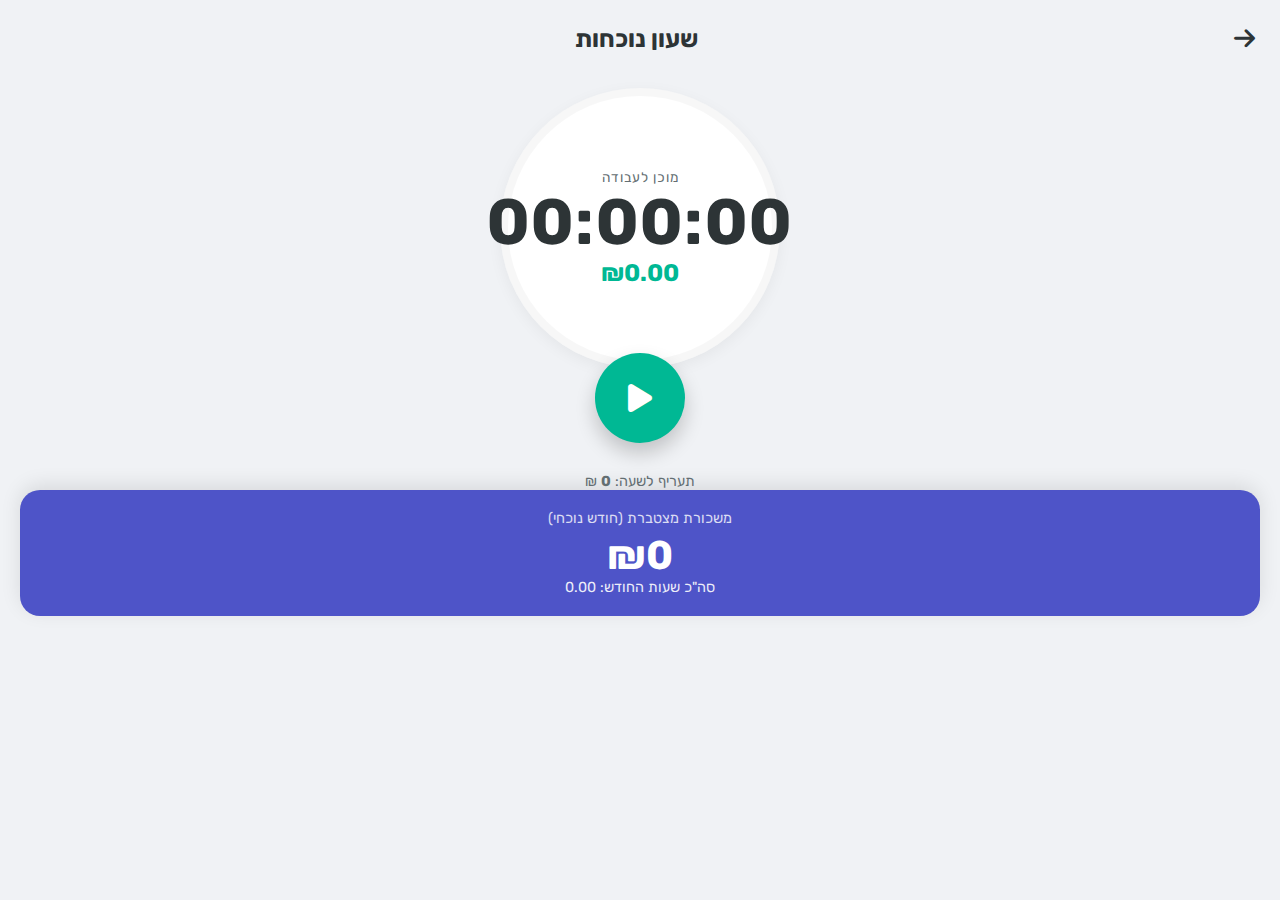
<file: clock.html>
<!DOCTYPE html>
<html lang="he" dir="rtl">
<head>
    <meta charset="UTF-8">
    <meta name="viewport" content="width=device-width, initial-scale=1.0, maximum-scale=1.0, user-scalable=no, viewport-fit=cover">
    <title>שעון נוכחות</title>
    <link rel="stylesheet" href="style.css"> <link rel="stylesheet" href="https://cdnjs.cloudflare.com/ajax/libs/font-awesome/6.4.0/css/all.min.css">
    <link href="https://fonts.googleapis.com/css2?family=Rubik:wght@300;400;500;700&display=swap" rel="stylesheet">
    
    <style>
        /* התאמות ספציפיות לשעון */
        body { padding: 20px; padding-bottom: 100px; display: flex; flex-direction: column; min-height: 100vh; }
        
        .clock-header { display: flex; align-items: center; justify-content: space-between; margin-bottom: 30px; }
        .back-btn { background: none; border: none; font-size: 1.5rem; color: var(--text-main); cursor: pointer; padding: 5px; }

        /* השעון הגדול */
        .timer-display-container {
            width: 280px; height: 280px; border-radius: 50%;
            background: var(--card-bg); margin: 0 auto 30px auto;
            display: flex; flex-direction: column; justify-content: center; align-items: center;
            box-shadow: var(--shadow); border: 8px solid rgba(0,0,0,0.03);
            transition: all 0.3s ease; position: relative;
        }
        .timer-display-container.running { border-color: var(--success); box-shadow: 0 0 25px rgba(0, 184, 148, 0.3); }

        .timer-val { font-size: 4rem; font-weight: 700; letter-spacing: 2px; font-variant-numeric: tabular-nums; line-height: 1; color: var(--text-main); }
        .timer-live-money { font-size: 1.5rem; color: var(--success); font-weight: bold; margin-top: 5px; direction: ltr; }
        .timer-status { text-transform: uppercase; font-size: 0.85rem; color: var(--text-sec); letter-spacing: 1px; margin-bottom: 5px; }

        /* כפתור הפעלה ראשי */
        .main-action-btn {
            width: 90px; height: 90px; border-radius: 50%; border: none;
            font-size: 2rem; color: white; cursor: pointer;
            box-shadow: 0 10px 20px rgba(0,0,0,0.2);
            display: flex; align-items: center; justify-content: center;
            margin: -45px auto 30px auto; /* עולה על השעון */
            position: relative; z-index: 10;
            transition: transform 0.1s;
        }
        .main-action-btn:active { transform: scale(0.95); }
        .btn-start { background: var(--success); }
        .btn-stop { background: var(--danger); }

        /* כרטיס סיכום תחתון */
        .summary-card {
            background: var(--primary); color: white;
            border-radius: 20px; padding: 20px;
            margin-top: auto; /* דוחף למטה */
            box-shadow: 0 -5px 20px rgba(0,0,0,0.1);
            text-align: center;
        }
        .summary-title { font-size: 0.9rem; opacity: 0.8; margin-bottom: 5px; }
        .summary-amount { font-size: 2.5rem; font-weight: bold; direction: ltr; }
        .summary-hours { font-size: 0.9rem; opacity: 0.9; }

        /* Modal Styles override */
        .shift-type-select { width: 100%; padding: 15px; border-radius: 12px; background: rgba(0,0,0,0.05); border: 1px solid rgba(0,0,0,0.1); font-size: 1.1rem; margin: 15px 0; color: var(--text-main); }
    </style>
</head>
<body class="page active"> <div class="clock-header">
        <button class="back-btn" onclick="window.location.href='index.html'"><i class="fas fa-arrow-right"></i></button>
        <h2 style="margin:0;">שעון נוכחות</h2>
        <div style="width: 24px;"></div>
    </div>

    <div class="timer-display-container" id="clock-circle">
        <div class="timer-status" id="status-text">מוכן לעבודה</div>
        <div class="timer-val" id="display-time">00:00:00</div>
        <div class="timer-live-money" id="display-money">₪0.00</div>
    </div>

    <button id="action-btn" class="main-action-btn btn-start" onclick="toggleClock()">
        <i class="fas fa-play"></i>
    </button>

    <div style="text-align:center; color:var(--text-sec); font-size:0.9rem;">
        תעריף לשעה: <span id="rate-lbl" style="font-weight:bold;">0</span> ₪
    </div>

    <div class="summary-card">
        <div class="summary-title">משכורת מצטברת (חודש נוכחי)</div>
        <div class="summary-amount" id="total-month-money">₪0.00</div>
        <div class="summary-hours" id="total-month-hours">סה"כ שעות: 0</div>
    </div>

    <div id="end-shift-modal" class="modal-overlay">
        <div class="modal-card">
            <h3>סיום משמרת</h3>
            <p style="color:var(--text-sec); margin-bottom:10px;">סיימת לעבוד! איך נחשב את המשמרת?</p>
            
            <div style="text-align:right; margin-bottom:5px; font-size:0.9rem;">סוג משמרת:</div>
            <select id="shift-type-select" class="shift-type-select"></select>
            
            <div style="background:rgba(0,184,148,0.1); padding:15px; border-radius:10px; margin-bottom:20px;">
                <div style="display:flex; justify-content:space-between; margin-bottom:5px;">
                    <span>זמן כולל:</span>
                    <span id="modal-time" style="font-weight:bold">00:00</span>
                </div>
                <div style="display:flex; justify-content:space-between; font-size:1.2rem; font-weight:bold; color:var(--success);">
                    <span>שכר משוער:</span>
                    <span id="modal-money">₪0.00</span>
                </div>
            </div>

            <button class="btn-primary" onclick="saveShift()" style="margin-bottom:10px;">שמור משמרת</button>
            <button class="btn-primary" onclick="discardShift()" style="background:transparent; color:var(--text-sec); border:1px solid rgba(0,0,0,0.1);">ביטול (לא לשמור)</button>
        </div>
    </div>

    <script>
        // === משתנים ===
        let timerInterval;
        let startTime = 0;
        let hourlyRate = 0;
        let categories = [];
        let shiftHistory = JSON.parse(localStorage.getItem('neto_shift_history')) || [];

        // === אתחול ===
        document.addEventListener('DOMContentLoaded', () => {
            // 1. טעינת הגדרות (ערכת נושא)
            const appSettings = JSON.parse(localStorage.getItem('budgetUltimateDataV23'))?.settings;
            if(appSettings?.theme) document.body.className = `page active theme-${appSettings.theme}`;
            if(localStorage.getItem('darkMode') === 'true') document.body.classList.add('dark-mode');

            // 2. טעינת שכר וקטגוריות מהאפליקציה הראשית
            try {
                const sscCfg = JSON.parse(localStorage.getItem('ssc:cfg'));
                if(sscCfg && sscCfg.hourly) hourlyRate = parseFloat(sscCfg.hourly);
                
                const sharedCats = JSON.parse(localStorage.getItem('ssc:shared_categories'));
                if(sharedCats) categories = sharedCats;
                else categories = [{id:'def', name:'רגיל', slices:[{p:100, h:99}]}]; // ברירת מחדל
            } catch(e) {}

            document.getElementById('rate-lbl').innerText = hourlyRate;
            updateTotalSummary();

            // 3. בדיקת מצב קיים
            const savedStart = localStorage.getItem('neto_active_shift_start');
            if(savedStart) {
                startTime = parseInt(savedStart);
                startUI();
            }
        });

        // === לוגיקה ===
        function toggleClock() {
            if(startTime > 0) {
                // עצירה -> פתיחת מודל
                prepareEndModal();
            } else {
                // התחלה
                if(hourlyRate === 0 && !confirm("לא הוגדר שכר לשעה. להמשיך?")) return;
                startTime = Date.now();
                localStorage.setItem('neto_active_shift_start', startTime);
                startUI();
            }
        }

        function startUI() {
            const btn = document.getElementById('action-btn');
            btn.classList.remove('btn-start'); btn.classList.add('btn-stop');
            btn.innerHTML = '<i class="fas fa-stop"></i>';
            
            document.getElementById('clock-circle').classList.add('running');
            document.getElementById('status-text').innerText = "משמרת פעילה";
            
            clearInterval(timerInterval);
            timerInterval = setInterval(updateTick, 1000);
            updateTick(); // עדכון מיידי
        }

        function updateTick() {
            const now = Date.now();
            const diff = now - startTime;
            
            // המרה לשעות:דקות:שניות
            const h = Math.floor(diff / 3600000);
            const m = Math.floor((diff % 3600000) / 60000);
            const s = Math.floor((diff % 60000) / 1000);
            
            document.getElementById('display-time').innerText = 
                `${h.toString().padStart(2,'0')}:${m.toString().padStart(2,'0')}:${s.toString().padStart(2,'0')}`;
            
            // חישוב כסף חי (לפי 100% שכר בסיס בינתיים)
            const earned = (diff / 3600000) * hourlyRate;
            document.getElementById('display-money').innerText = "₪" + earned.toFixed(2);
        }

        // === סיום משמרת ===
        function prepareEndModal() {
            const select = document.getElementById('shift-type-select');
            select.innerHTML = categories.map(c => `<option value="${c.id}">${c.name}</option>`).join('');
            
            // הצגת נתונים ראשוניים במודל
            const now = Date.now();
            const hours = (now - startTime) / 3600000;
            
            // חישוב ראשוני (ברירת מחדל לקטגוריה הראשונה)
            const estimatedPay = calcPay(hours, categories[0]);
            
            document.getElementById('modal-time').innerText = formatTime(now - startTime);
            document.getElementById('modal-money').innerText = "₪" + estimatedPay.toFixed(2);
            
            // האזנה לשינוי סוג משמרת לעדכון המחיר
            select.onchange = () => {
                const cat = categories.find(c => c.id == select.value);
                const newPay = calcPay(hours, cat);
                document.getElementById('modal-money').innerText = "₪" + newPay.toFixed(2);
            };

            document.getElementById('end-shift-modal').classList.add('open');
        }

        function calcPay(hours, category) {
            if(!category || !category.slices) return hours * hourlyRate;
            
            let totalPay = 0;
            let hoursLeft = hours;
            
            // חישוב מדרגות (למשל: 8 שעות 100%, שעתיים 125%...)
            for(let slice of category.slices) {
                let h = Math.min(hoursLeft, slice.h);
                if(h > 0) {
                    totalPay += h * hourlyRate * (slice.p / 100);
                    hoursLeft -= h;
                }
            }
            // אם נשארו שעות מעבר למדרגות, נניח שהן במדרגה האחרונה או 100%?
            // לצורך הפשטות, שעות נוספות מעבר למוגדר יקבלו את התעריף של המדרגה האחרונה
            if(hoursLeft > 0) {
                const lastSlice = category.slices[category.slices.length-1];
                totalPay += hoursLeft * hourlyRate * (lastSlice.p / 100);
            }
            
            return totalPay;
        }

        function saveShift() {
            const endTime = Date.now();
            const durationMs = endTime - startTime;
            const hours = durationMs / 3600000;
            
            const catId = document.getElementById('shift-type-select').value;
            const cat = categories.find(c => c.id == catId);
            const totalPay = calcPay(hours, cat);
            
            // שמירה להיסטוריה
            const record = {
                id: Date.now(),
                date: new Date(startTime).toISOString(),
                hours: hours,
                money: totalPay,
                catName: cat.name
            };
            
            shiftHistory.push(record);
            localStorage.setItem('neto_shift_history', JSON.stringify(shiftHistory));
            
            resetClock();
            document.getElementById('end-shift-modal').classList.remove('open');
            updateTotalSummary();
        }

        function discardShift() {
            if(confirm("בטוח שברצונך לבטל את המשמרת הזו? הנתונים ימחקו.")) {
                resetClock();
                document.getElementById('end-shift-modal').classList.remove('open');
            }
        }

        function resetClock() {
            startTime = 0;
            localStorage.removeItem('neto_active_shift_start');
            clearInterval(timerInterval);
            
            const btn = document.getElementById('action-btn');
            btn.className = 'main-action-btn btn-start';
            btn.innerHTML = '<i class="fas fa-play"></i>';
            
            document.getElementById('clock-circle').classList.remove('running');
            document.getElementById('status-text').innerText = "מוכן לעבודה";
            document.getElementById('display-time').innerText = "00:00:00";
            document.getElementById('display-money').innerText = "₪0.00";
        }

        function updateTotalSummary() {
            // סיכום חודש נוכחי
            const now = new Date();
            const thisMonth = shiftHistory.filter(s => {
                const d = new Date(s.date);
                return d.getMonth() === now.getMonth() && d.getFullYear() === now.getFullYear();
            });
            
            const totalMoney = thisMonth.reduce((sum, s) => sum + s.money, 0);
            const totalHours = thisMonth.reduce((sum, s) => sum + s.hours, 0);
            
            document.getElementById('total-month-money').innerText = "₪" + totalMoney.toLocaleString();
            document.getElementById('total-month-hours').innerText = `סה"כ שעות החודש: ${totalHours.toFixed(2)}`;
        }

        function formatTime(ms) {
            const s = Math.floor((ms / 1000) % 60);
            const m = Math.floor((ms / 60000) % 60);
            const h = Math.floor(ms / 3600000);
            return `${h.toString().padStart(2,'0')}:${m.toString().padStart(2,'0')}`;
        }
    </script>
</body>
</html>
</file>
<file: style.css>
/* === THEME VARIABLES === */
:root {
    --bg-color: #f0f2f5;
    --card-bg: rgba(255, 255, 255, 0.95);
    --text-main: #2d3436;
    --text-sec: #636e72;
    --glass-border: 1px solid rgba(255, 255, 255, 0.6);
    --shadow: 0 4px 15px rgba(0, 0, 0, 0.05);
    --safe-area-top: env(safe-area-inset-top, 20px);
    
    /* Default Theme (Purple) */
    --primary: #4e54c8;
    --secondary: #8f94fb;
    --danger: #ff7675;
    --success: #00b894;
}

/* Themes */
body.theme-ocean { --primary: #006994; --secondary: #48cae4; --success: #0ead69; }
body.theme-forest { --primary: #2d6a4f; --secondary: #52b788; --success: #40916c; }
body.theme-sunset { --primary: #f77f00; --secondary: #fcbf49; --success: #d62828; }
body.theme-luxury { --primary: #1a1a1a; --secondary: #d4af37; --success: #c9a227; }

body.dark-mode {
    --bg-color: #1e272e;
    --card-bg: rgba(45, 52, 54, 0.95);
    --text-main: #dfe6e9;
    --text-sec: #b2bec3;
    --glass-border: 1px solid rgba(255, 255, 255, 0.1);
}

body.dark-mode.theme-luxury { --bg-color: #000; --card-bg: rgba(30,30,30,0.95); }

/* === ANIMATIONS === */
@keyframes slideUp { from { opacity: 0; transform: translateY(20px); } to { opacity: 1; transform: translateY(0); } }
.animate-item { animation: slideUp 0.3s ease-out forwards; }

@keyframes pulse-ring { 0% { box-shadow: 0 0 0 0 rgba(0, 184, 148, 0.7); } 70% { box-shadow: 0 0 0 20px rgba(0, 184, 148, 0); } 100% { box-shadow: 0 0 0 0 rgba(0, 184, 148, 0); } }

/* === GLOBAL === */
* { margin: 0; padding: 0; box-sizing: border-box; -webkit-tap-highlight-color: transparent; outline: none; }
body { font-family: 'Rubik', sans-serif; background-color: var(--bg-color); color: var(--text-main); padding-bottom: 100px; user-select: none; overflow-x: hidden; transition: background-color 0.3s; }

html[dir="ltr"] body { direction: ltr; }
html[dir="ltr"] .menu-btn { right: auto; left: 20px; }
html[dir="ltr"] .side-menu { right: auto; left: -280px; }
html[dir="ltr"] .side-menu.open { right: auto; left: 0; }
html[dir="ltr"] .month-arrow i { transform: rotate(180deg); }
html[dir="ltr"] .total-balance { direction: ltr; }
html[dir="ltr"] .cat-info { flex-direction: row; }
html[dir="ltr"] .header-inputs, html[dir="ltr"] .filter-bar, html[dir="ltr"] .quick-add { direction: ltr; }
html[dir="ltr"] .qa-row { flex-direction: row; }
html[dir="ltr"] .ssc-table th { text-align: left; } 
html[dir="ltr"] .ssc-table td { text-align: left; }
html[dir="ltr"] .fab { left: auto; right: 20px; }
html[dir="ltr"] .cat-delete-main-btn { left: auto; right: 10px; }
html[dir="ltr"] .drag-handle { left: auto; right: 10px; }
html[dir="ltr"] .card-header { padding-left: 15px; padding-right: 45px; } 
html[dir="ltr"] .chart-toggle { right: auto; left: 10px; }
html[dir="ltr"] .ssc-del-cat { left: auto; right: 8px; }
html[dir="ltr"] .pin-cancel-btn { right: auto; left: 20px; }
html[dir="ltr"] .conv-arrow-icon { transform: rotate(180deg); }
html[dir="ltr"] .tool-res-val { direction: ltr; }
html[dir="ltr"] .timer-money { direction: ltr; }

/* --- Layout --- */
.page { display: none; animation: fadeIn 0.3s ease; padding-bottom: 80px; }
.page.active { display: block; }
@keyframes fadeIn { from { opacity: 0; } to { opacity: 1; } }

/* --- Components --- */
header.app-header { background: linear-gradient(135deg, var(--primary), var(--secondary)); padding: calc(var(--safe-area-top) + 15px) 20px 30px 20px; border-bottom-left-radius: 40px; border-bottom-right-radius: 40px; color: white; text-align: center; box-shadow: 0 10px 30px rgba(78, 84, 200, 0.4); margin-bottom: 20px; position: relative; transition: background 0.3s; }

.menu-btn { position: fixed; top: 50px; right: 20px; background: linear-gradient(135deg, var(--primary), var(--secondary)); border: none; color: white; width: 45px; height: 45px; border-radius: 50%; font-size: 1.2rem; cursor: pointer; z-index: 1200; box-shadow: 0 4px 10px rgba(0,0,0,0.2); display: flex; align-items: center; justify-content: center; transition: transform 0.3s; }
.menu-btn:active { transform: scale(0.9); }
body.no-scroll { overflow: hidden; }

.total-balance { font-size: 3rem; font-weight: 700; direction: ltr; margin: 5px 0 5px 0; text-shadow: 0 4px 10px rgba(0,0,0,0.15); }
.left-to-spend { font-size: 0.9rem; opacity: 0.9; margin-bottom: 15px; direction: ltr; background: rgba(255,255,255,0.2); padding: 4px 12px; border-radius: 20px; display: inline-block; }
.month-selector { display: flex; justify-content: center; align-items: center; gap: 20px; font-size: 1.3rem; font-weight: 600; color: white; margin-bottom: 20px; }
.month-arrow { background: rgba(255,255,255,0.1); border: 1px solid rgba(255,255,255,0.2); color: white; font-size: 1rem; padding: 8px 12px; border-radius: 20px; cursor: pointer; backdrop-filter: blur(4px); }
.header-inputs { display: grid; grid-template-columns: 1fr 1fr; gap: 15px; margin-bottom: 20px; }
.h-input-box { background: rgba(255, 255, 255, 0.15); border: 1px solid rgba(255, 255, 255, 0.3); border-radius: 15px; padding: 10px; backdrop-filter: blur(5px); text-align: center; }
.h-input-box label { font-size: 0.8rem; opacity: 0.9; display: block; margin-bottom: 2px; }
.h-input-box input { width: 100%; background: transparent; border: none; text-align: center; font-size: 1.2rem; font-weight: bold; color: white; }
.h-input-box input::placeholder { color: rgba(255,255,255,0.6); }
.motivation-box { background: rgba(255, 255, 255, 0.1); border: 1px solid rgba(255, 255, 255, 0.2); border-radius: 12px; padding: 10px 15px; margin-top: 10px; backdrop-filter: blur(4px); min-height: 40px; display: flex; align-items: center; justify-content: center; }
.motivation-text { color: rgba(255,255,255,0.95); font-size: 1rem; font-style: italic; }

.search-container { padding: 0 15px 15px 15px; position: relative; }
.search-input { width: 100%; padding: 12px 40px 12px 15px; border-radius: 25px; border: none; background: rgba(0,0,0,0.05); color: var(--text-main); font-size: 1rem; }
.search-icon { position: absolute; top: 12px; left: 25px; color: var(--text-sec); }
.filter-bar { display: flex; gap: 10px; padding: 0 15px; margin-bottom: 15px; justify-content: flex-end; }
.filter-select { background: var(--card-bg); border: 1px solid rgba(0,0,0,0.1); padding: 8px; border-radius: 10px; font-size: 0.9rem; color: var(--text-main); }

#categories-container { max-width: 800px; margin: 0 auto; padding: 0 15px; display: flex; flex-direction: column; gap: 15px; }
.category-card { background: var(--card-bg); border-radius: 15px; box-shadow: var(--shadow); border: var(--glass-border); overflow: hidden; backdrop-filter: blur(10px); position: relative; margin-bottom: 15px; }
.card-header { padding: 15px; padding-left: 45px; display: flex; justify-content: space-between; align-items: center; cursor: default; }
.drag-handle { position: absolute; top: 40px; left: 10px; width: 24px; height: 24px; color: #b2bec3; display: flex; align-items: center; justify-content: center; cursor: grab; font-size: 1.2rem; z-index: 10; touch-action: none; }
.cat-delete-main-btn { position: absolute; top: 10px; left: 10px; width: 24px; height: 24px; background: rgba(255, 118, 117, 0.15); color: var(--danger); border-radius: 50%; display: flex; align-items: center; justify-content: center; cursor: pointer; font-size: 0.8rem; z-index: 10; }
.cat-info { display: flex; align-items: center; gap: 10px; }
.cat-emoji { background: rgba(100,100,100,0.1); width: 40px; height: 40px; border-radius: 50%; display: flex; justify-content: center; align-items: center; font-size: 1.4rem; }
.cat-limit { font-size: 0.8rem; color: var(--text-sec); text-decoration: underline; cursor: pointer; background: rgba(0,0,0,0.05); padding: 2px 6px; border-radius: 4px; }
.current-spend { font-size: 1.1rem; font-weight: bold; direction: ltr; }
.progress-track { height: 6px; background: rgba(0,0,0,0.05); margin: 0 15px 10px 15px; border-radius: 3px; overflow: hidden; }
.progress-fill { height: 100%; transition: width 0.5s ease; border-radius: 3px; }
.bg-green { background: var(--success); } .bg-yellow { background: var(--warning); } .bg-red { background: var(--danger); }
.items-list { list-style: none; border-top: 1px solid rgba(0,0,0,0.05); }
.item-row { display: flex; justify-content: space-between; padding: 12px 15px; border-bottom: 1px solid rgba(0,0,0,0.03); font-size: 0.95rem; }
.amount-pos { color: var(--success); font-weight: bold; } .amount-neg { color: var(--danger); font-weight: bold; }
.pay-method-icon { margin-left: 8px; font-size: 0.8rem; color: var(--text-sec); }
.quick-add { padding: 15px; background: rgba(0,0,0,0.02); display: flex; flex-direction: column; gap: 10px; }
.qa-row { display: flex; gap: 10px; }
.qa-input { padding: 12px; border-radius: 10px; border: 1px solid rgba(0,0,0,0.1); background: var(--card-bg); color: var(--text-main); font-size: 1rem; flex: 1; min-width: 0; }
.qa-btn { background: var(--text-main); color: var(--bg-color); border: none; width: 100%; padding: 12px; border-radius: 10px; font-weight: bold; font-size: 1rem; display: flex; justify-content: center; align-items: center; gap: 5px; }

/* Savings & Charts */
.savings-container { max-width: 800px; margin: 20px auto; padding: 0 15px; }
.saving-card { color: white; border-radius: 15px; padding: 15px; margin-bottom: 10px; box-shadow: 0 4px 15px rgba(0,0,0,0.1); position: relative; }
.saving-header { display: flex; justify-content: space-between; align-items: center; margin-bottom: 10px; }
.saving-progress-bg { background: rgba(255,255,255,0.3); height: 8px; border-radius: 4px; overflow: hidden; }
.saving-progress-fill { background: white; height: 100%; width: 0%; transition: 0.5s; }
.color-opt { width: 40px; height: 40px; border-radius: 50%; cursor: pointer; border: 3px solid transparent; transition: 0.2s; }
.color-opt.selected { border-color: #333; transform: scale(1.1); box-shadow: 0 4px 10px rgba(0,0,0,0.2); }
.chart-container-card { max-width: 800px; margin: 20px auto; padding: 0 15px; }
.chart-wrapper { background: var(--card-bg); border-radius: 15px; box-shadow: var(--shadow); border: var(--glass-border); padding: 15px; height: 320px; position: relative; }
.chart-toggle { position: absolute; top: 10px; right: 10px; background: rgba(0,0,0,0.05); border: none; padding: 5px 10px; border-radius: 8px; font-size: 0.8rem; cursor: pointer; z-index: 10; }

/* Side Menu */
.side-menu-overlay { position: fixed; top: 0; left: 0; right: 0; bottom: 0; background: rgba(0,0,0,0.5); z-index: 1000; opacity: 0; pointer-events: none; transition: 0.3s; }
.side-menu-overlay.open { opacity: 1; pointer-events: all; }
.side-menu { position: fixed; top: 0; right: -280px; bottom: 0; width: 280px; background: var(--card-bg); z-index: 1001; transition: 0.3s; padding: 100px 20px 20px 20px; box-shadow: -5px 0 15px rgba(0,0,0,0.1); display: flex; flex-direction: column; gap: 5px; overflow-y: auto; max-height: 100vh; }
.side-menu.open { right: 0; }
.side-menu::-webkit-scrollbar { width: 6px; }
.side-menu::-webkit-scrollbar-thumb { background-color: rgba(0,0,0,0.1); border-radius: 3px; }

/* Converter */
.converter-box { background: var(--card-bg); border-radius: 20px; padding: 25px; margin: 20px; box-shadow: var(--shadow); border: var(--glass-border); text-align: center; display: flex; flex-direction: column; gap: 15px; }
.conv-label { text-align: start; font-size: 0.9rem; color: var(--text-sec); margin-bottom: 5px; font-weight: 500; }
.conv-input { width: 100%; padding: 15px; border-radius: 12px; border: 1px solid rgba(0,0,0,0.1); background: rgba(0,0,0,0.02); font-size: 1.5rem; color: var(--text-main); font-weight: bold; text-align: center; outline: none; }
.conv-select { width: 100%; padding: 15px; border-radius: 12px; border: 1px solid rgba(0,0,0,0.1); background: var(--bg-color); font-size: 1rem; color: var(--text-main); appearance: none; }
.conv-swap-container { display: flex; justify-content: center; align-items: center; margin: -5px 0; z-index: 5; }
.conv-swap-btn { width: 45px; height: 45px; border-radius: 50%; background: var(--primary); color: white; border: 2px solid var(--card-bg); display: flex; align-items: center; justify-content: center; cursor: pointer; box-shadow: 0 4px 10px rgba(0,0,0,0.2); font-size: 1.2rem; transition: transform 0.2s; }
.conv-swap-btn:active { transform: scale(0.9); }
.conv-result { margin-top: 10px; padding: 20px; background: linear-gradient(135deg, var(--primary), var(--secondary)); color: white; border-radius: 15px; }
.conv-res-big { font-size: 2.2rem; font-weight: bold; direction: ltr; }
.conv-res-sub { font-size: 0.9rem; opacity: 0.8; margin-top: 5px; direction: ltr; }

/* Timer */
.timer-container { text-align: center; margin-top: 30px; display: flex; flex-direction: column; align-items: center; }
.timer-circle { width: 240px; height: 240px; border-radius: 50%; border: 8px solid rgba(0,0,0,0.05); background: var(--card-bg); display: flex; flex-direction: column; justify-content: center; align-items: center; margin-bottom: 30px; position: relative; transition: all 0.3s ease; box-shadow: var(--shadow); }
.timer-circle.active { border-color: var(--success); animation: pulse-ring 2s infinite; }
.timer-time { font-size: 3.5rem; font-weight: 700; letter-spacing: 2px; font-variant-numeric: tabular-nums; line-height: 1; }
.timer-money { font-size: 1.8rem; color: var(--success); font-weight: bold; margin-top: 10px; direction: ltr; }
.timer-label { font-size: 0.9rem; color: var(--text-sec); text-transform: uppercase; letter-spacing: 1px; margin-top: 5px; }
.timer-btn-lg { width: 80px; height: 80px; border-radius: 50%; border: none; font-size: 1.5rem; color: white; cursor: pointer; box-shadow: 0 5px 15px rgba(0,0,0,0.2); transition: transform 0.2s; display: flex; align-items: center; justify-content: center; }
.timer-btn-lg:active { transform: scale(0.9); }
.btn-start { background: var(--success); }
.btn-stop { background: var(--danger); }

/* Tools */
.tool-card { background: var(--card-bg); border-radius: 20px; padding: 20px; margin: 15px; box-shadow: var(--shadow); border: var(--glass-border); }
.tool-row { margin-bottom: 15px; }
.tool-label { display: block; margin-bottom: 5px; color: var(--text-sec); font-size: 0.9rem; }
.tool-input { width: 100%; padding: 12px; border-radius: 10px; border: 1px solid rgba(0,0,0,0.1); background: var(--bg-color); color: var(--text-main); font-size: 1.1rem; }
.tool-result { margin-top: 20px; padding: 15px; background: rgba(0,0,0,0.03); border-radius: 10px; text-align: center; }
.tool-res-val { font-size: 1.8rem; font-weight: bold; color: var(--primary); margin-top: 5px; direction: ltr; }

.recur-add-box { background: var(--card-bg); padding: 20px; margin: 15px; border-radius: 15px; box-shadow: var(--shadow); }
.btn-primary { width: 100%; background: var(--primary); color: white; border: none; padding: 12px; border-radius: 10px; font-weight: bold; margin-top: 10px; cursor: pointer; transition: transform 0.1s; }
.btn-primary:active { transform: scale(0.98); }
.ad-spacer { height: 60px; width: 100%; display: block; }
.fab { position: fixed; bottom: 20px; left: 20px; background: var(--primary); color: white; width: 60px; height: 60px; border-radius: 50%; display: flex; justify-content: center; align-items: center; font-size: 1.8rem; box-shadow: 0 4px 15px rgba(78, 84, 200, 0.5); cursor: pointer; border: none; z-index: 95; transition: transform 0.2s; }
.fab:active { transform: scale(0.9); }

.modal-overlay { position: fixed; top: 0; left: 0; right: 0; bottom: 0; background: rgba(0,0,0,0.5); z-index: 2000; display: flex; justify-content: center; align-items: center; padding: 20px; opacity: 0; pointer-events: none; transition: 0.3s; }
.modal-overlay.open { opacity: 1; pointer-events: all; }
.modal-card { background: var(--bg-color); width: 100%; max-width: 400px; padding: 25px; border-radius: 20px; box-shadow: 0 10px 30px rgba(0,0,0,0.3); text-align: center; }

/* Recurring Type Selector */
.rec-type-selector { display: flex; gap: 15px; margin-bottom: 15px; justify-content: center; background: rgba(0,0,0,0.03); padding: 10px; border-radius: 10px; }
.rec-type-label { display: flex; align-items: center; gap: 8px; cursor: pointer; font-weight: 500; font-size: 0.95rem; }
.rec-type-label input { accent-color: var(--primary); transform: scale(1.2); }

/* Landing & Pin */
#page-landing { position: fixed; top: 0; left: 0; right: 0; bottom: 0; background: linear-gradient(135deg, var(--primary), var(--secondary)); z-index: 9999; display: none; flex-direction: column; align-items: center; justify-content: center; text-align: center; padding: 30px; color: white; padding-bottom: 0; }
#page-landing.active { display: flex; }
.landing-logo { margin-bottom: 20px; animation: float 3s ease-in-out infinite; }
.landing-title { font-size: 3.5rem; font-weight: 800; margin-bottom: 5px; letter-spacing: 2px; }
.landing-subtitle { font-size: 1.2rem; opacity: 0.9; margin-bottom: 40px; font-weight: 300; }
.landing-tip-card { background: rgba(255, 255, 255, 0.15); backdrop-filter: blur(10px); border: 1px solid rgba(255, 255, 255, 0.3); padding: 20px; border-radius: 20px; margin-bottom: 40px; max-width: 100%; width: 320px; box-shadow: 0 10px 30px rgba(0,0,0,0.1); }
.landing-tip-title { font-size: 0.9rem; text-transform: uppercase; letter-spacing: 1px; opacity: 0.8; margin-bottom: 10px; }
.landing-tip-text { font-size: 1.1rem; font-style: italic; line-height: 1.5; }
.btn-start-app { background: white; color: var(--primary); font-size: 1.4rem; font-weight: 700; padding: 18px 60px; border-radius: 50px; border: none; cursor: pointer; box-shadow: 0 10px 25px rgba(0,0,0,0.2); transition: transform 0.2s, box-shadow 0.2s; display: flex; align-items: center; gap: 10px; margin-bottom: 30px; }
.btn-start-app:active { transform: scale(0.95); box-shadow: 0 5px 15px rgba(0,0,0,0.1); }

.lang-toggle-container { display: flex; gap: 15px; margin-top: 10px; justify-content: center; }
.lang-mini-btn { background: rgba(255,255,255,0.2); border: 1px solid rgba(255,255,255,0.4); color: white; padding: 8px 16px; border-radius: 20px; font-size: 0.9rem; cursor: pointer; backdrop-filter: blur(4px); transition: 0.2s; display: flex; align-items: center; gap: 6px; }
.lang-mini-btn:hover { background: rgba(255,255,255,0.3); transform: scale(1.05); }
.lang-mini-btn.active { background: white; color: var(--primary); font-weight: bold; border-color: white; box-shadow: 0 2px 10px rgba(0,0,0,0.1); }
.side-menu .lang-toggle-container { margin-bottom: 5px; }
.side-menu .lang-mini-btn { color: var(--text-main); border-color: rgba(0,0,0,0.1); background: rgba(0,0,0,0.05); }
.side-menu .lang-mini-btn.active { background: var(--primary); color: white; }

.theme-grid { display: grid; grid-template-columns: 1fr 1fr; gap: 10px; margin-bottom: 20px; }
.theme-btn { padding: 10px; border-radius: 10px; border: 1px solid rgba(0,0,0,0.1); cursor: pointer; text-align: center; font-weight: 500; font-size: 0.9rem; color: white; transition: transform 0.1s; }
.theme-btn:active { transform: scale(0.95); }

.switch-container { display: flex; justify-content: space-between; align-items: center; background: rgba(0,0,0,0.05); padding: 10px 15px; border-radius: 10px; margin-bottom: 10px; }
.switch-label { font-weight: 500; }
.switch-toggle { position: relative; display: inline-block; width: 40px; height: 24px; }
.switch-toggle input { opacity: 0; width: 0; height: 0; }
.slider { position: absolute; cursor: pointer; top: 0; left: 0; right: 0; bottom: 0; background-color: #ccc; transition: .4s; border-radius: 24px; }
.slider:before { position: absolute; content: ""; height: 16px; width: 16px; left: 4px; bottom: 4px; background-color: white; transition: .4s; border-radius: 50%; }
input:checked + .slider { background-color: var(--primary); }
input:checked + .slider:before { transform: translateX(16px); }

#pin-lock-screen { position: fixed; top: 0; left: 0; right: 0; bottom: 0; background: var(--bg-color); z-index: 20000; display: none; flex-direction: column; align-items: center; justify-content: center; padding: 20px; text-align: center; }
#pin-lock-screen.active { display: flex; }
.pin-cancel-btn { position: absolute; top: 40px; right: 20px; background: transparent; border: none; font-size: 1.5rem; color: var(--text-sec); cursor: pointer; padding: 10px; display: none; }
.pin-title { margin-bottom: 20px; font-size: 1.5rem; color: var(--text-main); font-weight: bold; }
.pin-subtitle { margin-bottom: 30px; color: var(--text-sec); font-size: 1rem; min-height: 20px; }
.pin-dots { display: flex; gap: 15px; margin-bottom: 40px; }
.pin-dot { width: 15px; height: 15px; border-radius: 50%; border: 2px solid var(--primary); transition: 0.2s; }
.pin-dot.filled { background: var(--primary); }
.pin-dot.error { border-color: var(--danger); background: var(--danger); animation: shake 0.3s; }
.numpad { display: grid; grid-template-columns: repeat(3, 1fr); gap: 20px; max-width: 300px; width: 100%; }
.num-btn { background: var(--card-bg); border: var(--glass-border); color: var(--text-main); font-size: 1.5rem; font-weight: 500; height: 70px; border-radius: 35px; display: flex; align-items: center; justify-content: center; cursor: pointer; box-shadow: var(--shadow); transition: 0.1s; }
.num-btn:active { transform: scale(0.95); background: rgba(0,0,0,0.05); }
.num-btn.dummy { visibility: hidden; pointer-events: none; }

.color-opt { width: 40px; height: 40px; border-radius: 50%; cursor: pointer; border: 3px solid transparent; transition: 0.2s; }
.color-opt.selected { border-color: #333; transform: scale(1.1); box-shadow: 0 4px 10px rgba(0,0,0,0.2); }

/* SSC */
.ssc-wrap { padding: 15px; font-family:"Rubik", sans-serif; color: var(--text-main); }
.ssc-header-container { text-align: center; margin-top: 40px; margin-bottom: 20px; display: flex; flex-direction: column; align-items: center; gap: 15px; }
.ssc-glass-badge { background: rgba(255,255,255,0.2); color: #fff; padding: 6px 16px; border: 1px solid rgba(255,255,255,0.3); border-radius: 20px; font-size: 0.9rem; font-weight: 500; backdrop-filter: blur(5px); }
.ssc-glass-btn { background: rgba(255,255,255,0.2); border: 1px solid rgba(255,255,255,0.3); color: white; padding: 6px 16px; border-radius: 20px; font-size: 0.9rem; font-weight: 500; cursor: pointer; backdrop-filter: blur(5px); display: inline-flex; align-items: center; gap: 6px; transition: 0.2s; }
.ssc-panel { background: var(--card-bg); border: var(--glass-border); border-radius: 16px; padding: 20px; box-shadow: var(--shadow); margin-bottom: 16px; backdrop-filter: blur(10px); }
.ssc-row { display:flex; flex-wrap:wrap; gap:12px; align-items:end; margin-bottom: 10px; }
.ssc-inp { appearance:none; border: 1px solid rgba(0,0,0,0.1); background: rgba(255,255,255,0.8); padding: 12px; border-radius: 12px; font-size: 1rem; outline:none; transition:.2s; width: 100%; color: var(--text-main); }
.ssc-btn { border:none; padding:10px 16px; border-radius:12px; font-weight:600; cursor:pointer; transition:.2s; font-size:14px; display:inline-flex; align-items:center; justify-content:center; gap:6px; box-shadow: 0 2px 5px rgba(0,0,0,0.05); }
.ssc-btn.acc { background:var(--success); color:#fff; } .ssc-btn.ghost { background:transparent; border: 1px solid var(--glass-border); color: var(--text-sec); }
.ssc-grid { display:grid; grid-template-columns:repeat(auto-fill,minmax(150px,1fr)); gap:12px; }
.ssc-card { background: var(--card-bg); border: var(--glass-border); border-radius: 16px; padding: 16px; box-shadow: var(--shadow); display:flex; flex-direction:column; gap:10px; position:relative; }
.ssc-del-cat { position:absolute; top:8px; left:8px; width: 24px; height: 24px; border-radius: 50%; background: rgba(255, 118, 117, 0.1); color: var(--danger); border:none; cursor:pointer; display:flex; align-items:center; justify-content:center; font-size: 12px; }
.ssc-counter { display:flex; gap:8px; align-items:center; justify-content:space-between; background: rgba(0,0,0,0.03); padding:6px; border-radius: 12px; margin-top: auto; }
.ssc-count { font-size:1.2rem; font-weight:700; min-width:30px; text-align:center; color: var(--primary); }
.ssc-iconbtn { background:#fff; width:34px; height:34px; border-radius:10px; font-size:1.2rem; cursor:pointer; display:flex; align-items:center; justify-content:center; box-shadow: 0 2px 5px rgba(0,0,0,0.05); color: var(--text-sec); }
.ssc-summary { display:grid; grid-template-columns: 1fr 1fr 1fr; gap:10px; background: linear-gradient(135deg, #fff, #f9f9f9); border: var(--glass-border); border-radius:16px; padding:20px; box-shadow: var(--shadow); text-align: center; }
.ssc-total { font-size:1.4rem; font-weight:800; color: var(--primary); margin-top: 5px; }
.ssc-table { width:100%; border-collapse:collapse; margin-top:10px; border-radius:10px; overflow:hidden; font-size: 0.9rem; }
.ssc-table th { background: rgba(78, 84, 200, 0.1); color: var(--primary); padding:12px; text-align:right; font-weight:600; }
.ssc-table td { padding:12px; border-bottom:1px solid rgba(0,0,0,0.05); text-align:right; }
.ssc-editor-slice { display:flex; gap:8px; margin-bottom:8px; align-items:flex-end; background: rgba(0,0,0,0.02); padding: 10px; border-radius: 10px; }
.ssc-btn-close-slice { width: 30px; height: 30px; border-radius: 50%; background: #fff; border: 1px solid #eee; color: var(--danger); display: flex; align-items: center; justify-content: center; cursor: pointer; margin-bottom: 2px; }

@keyframes fadeIn { from { opacity: 0; } to { opacity: 1; } }
@keyframes shake { 0%, 100% { transform: translateX(0); } 25% { transform: translateX(-10px); } 75% { transform: translateX(10px); } }
</file>
